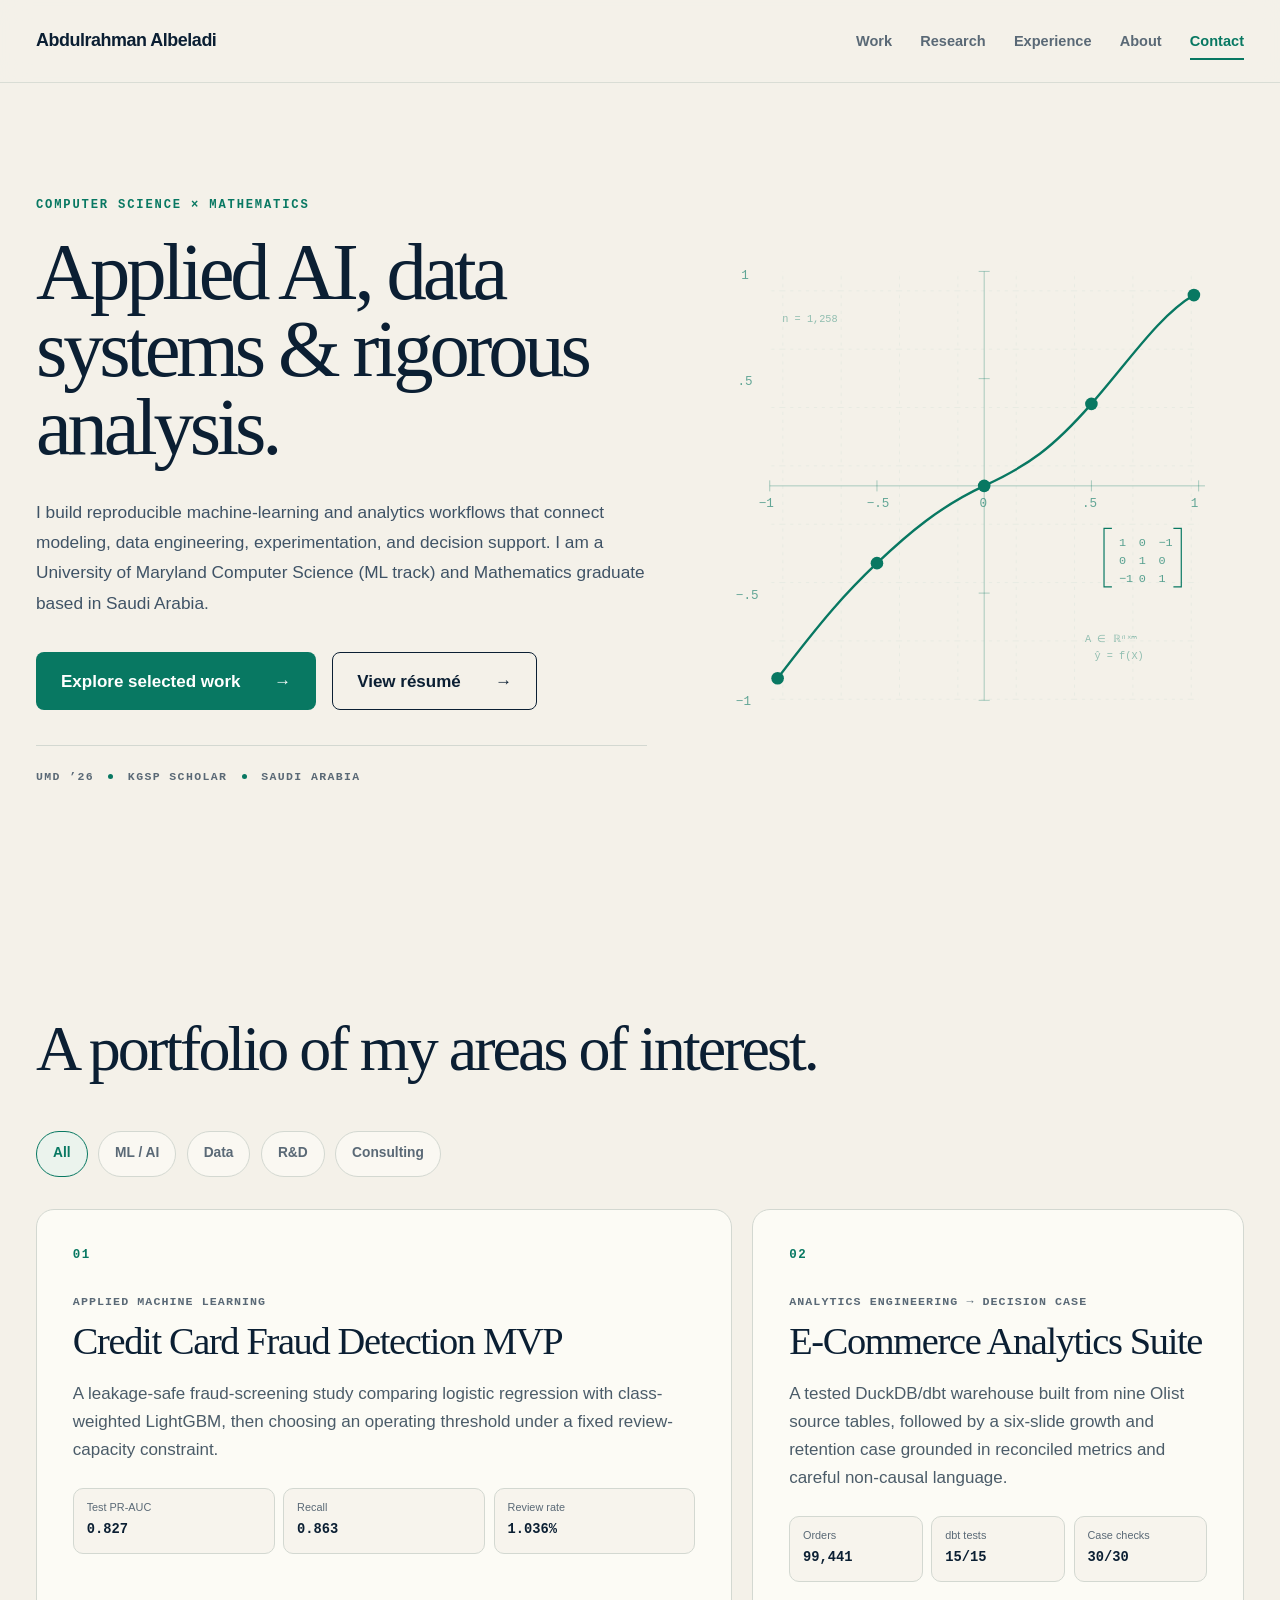
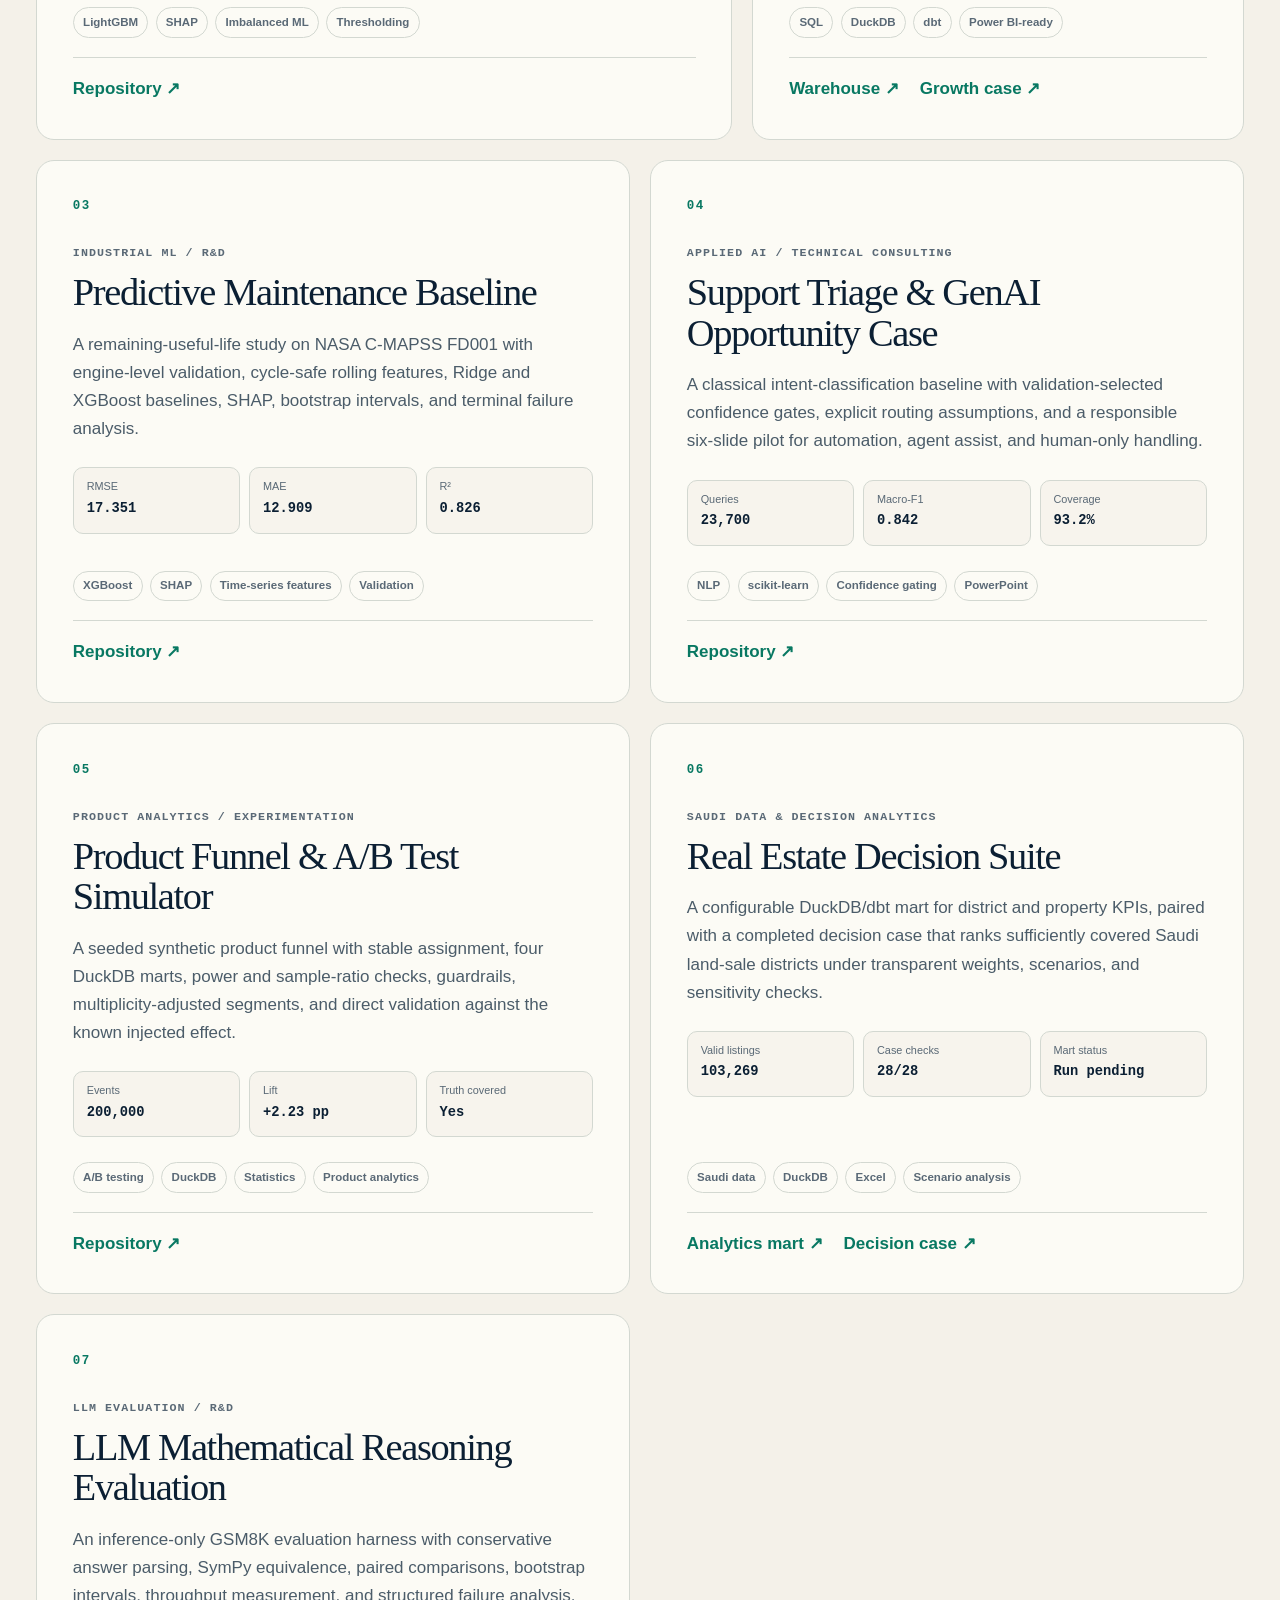
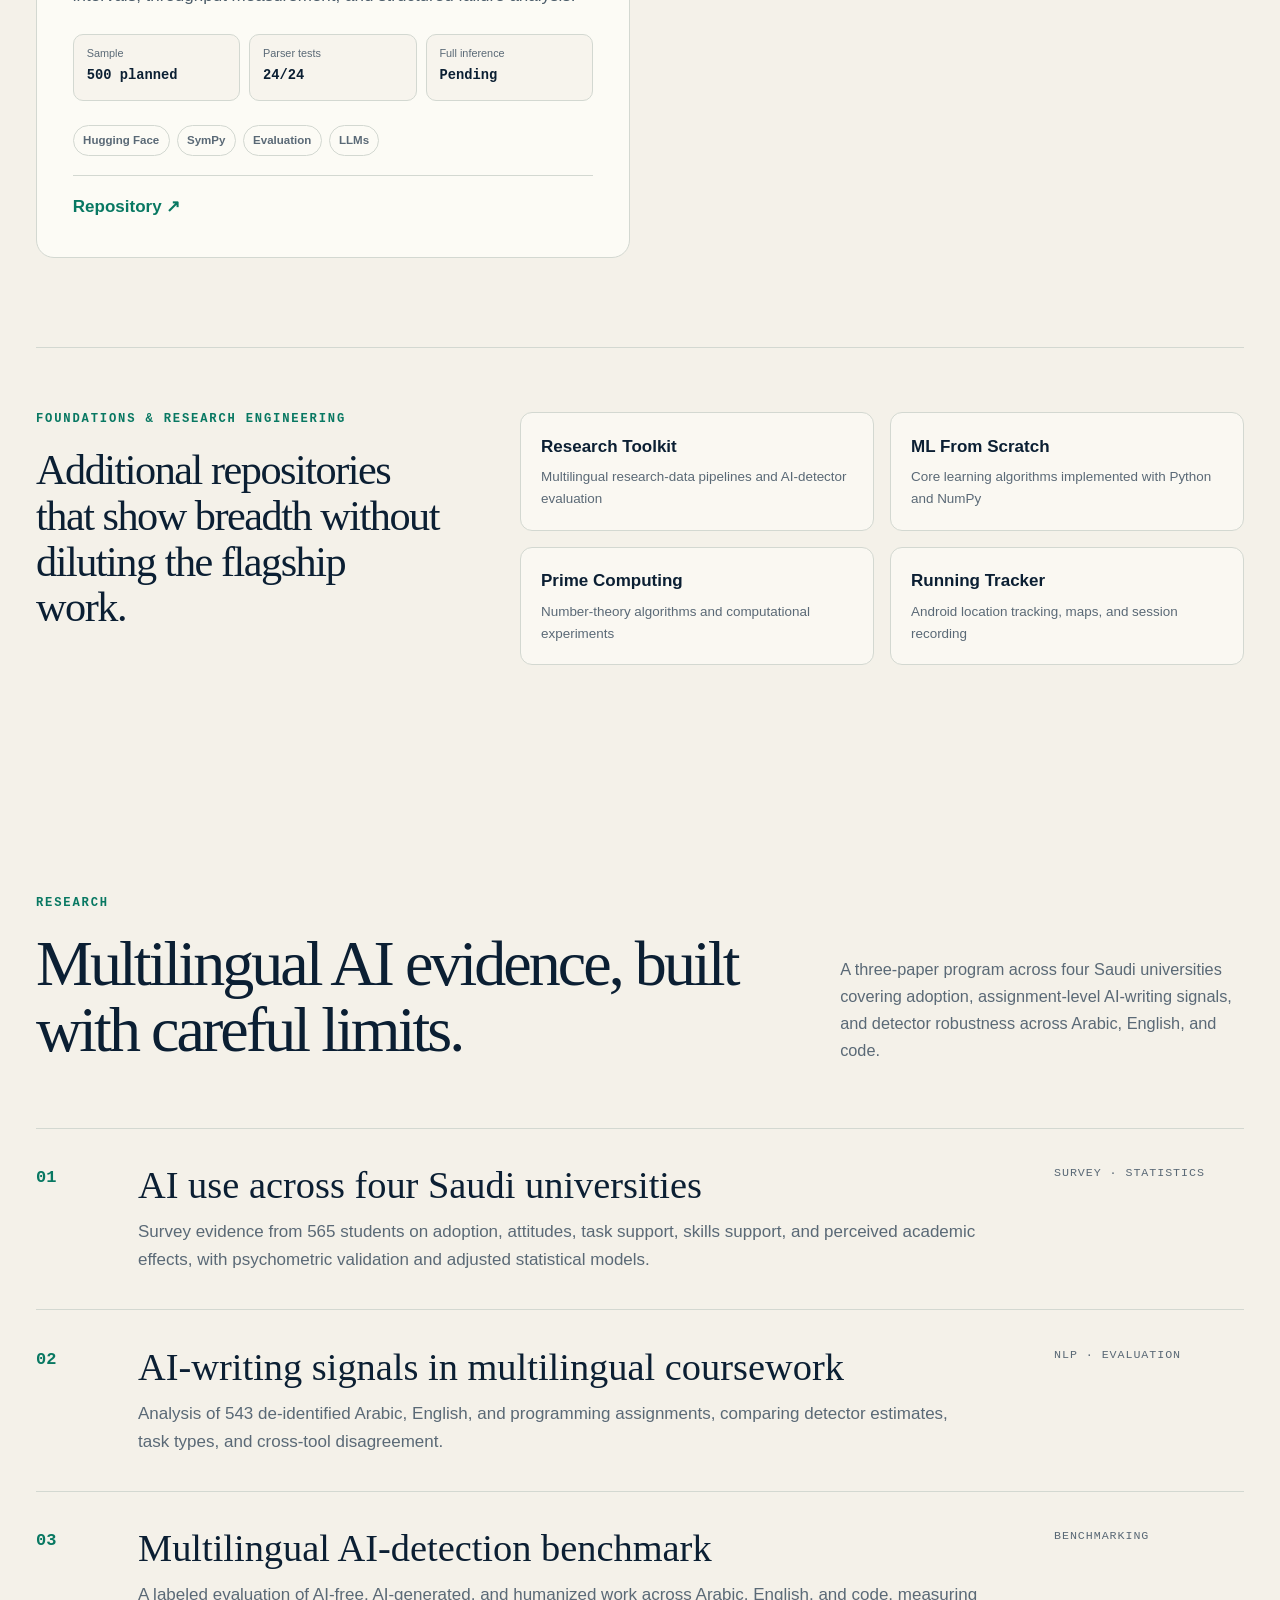
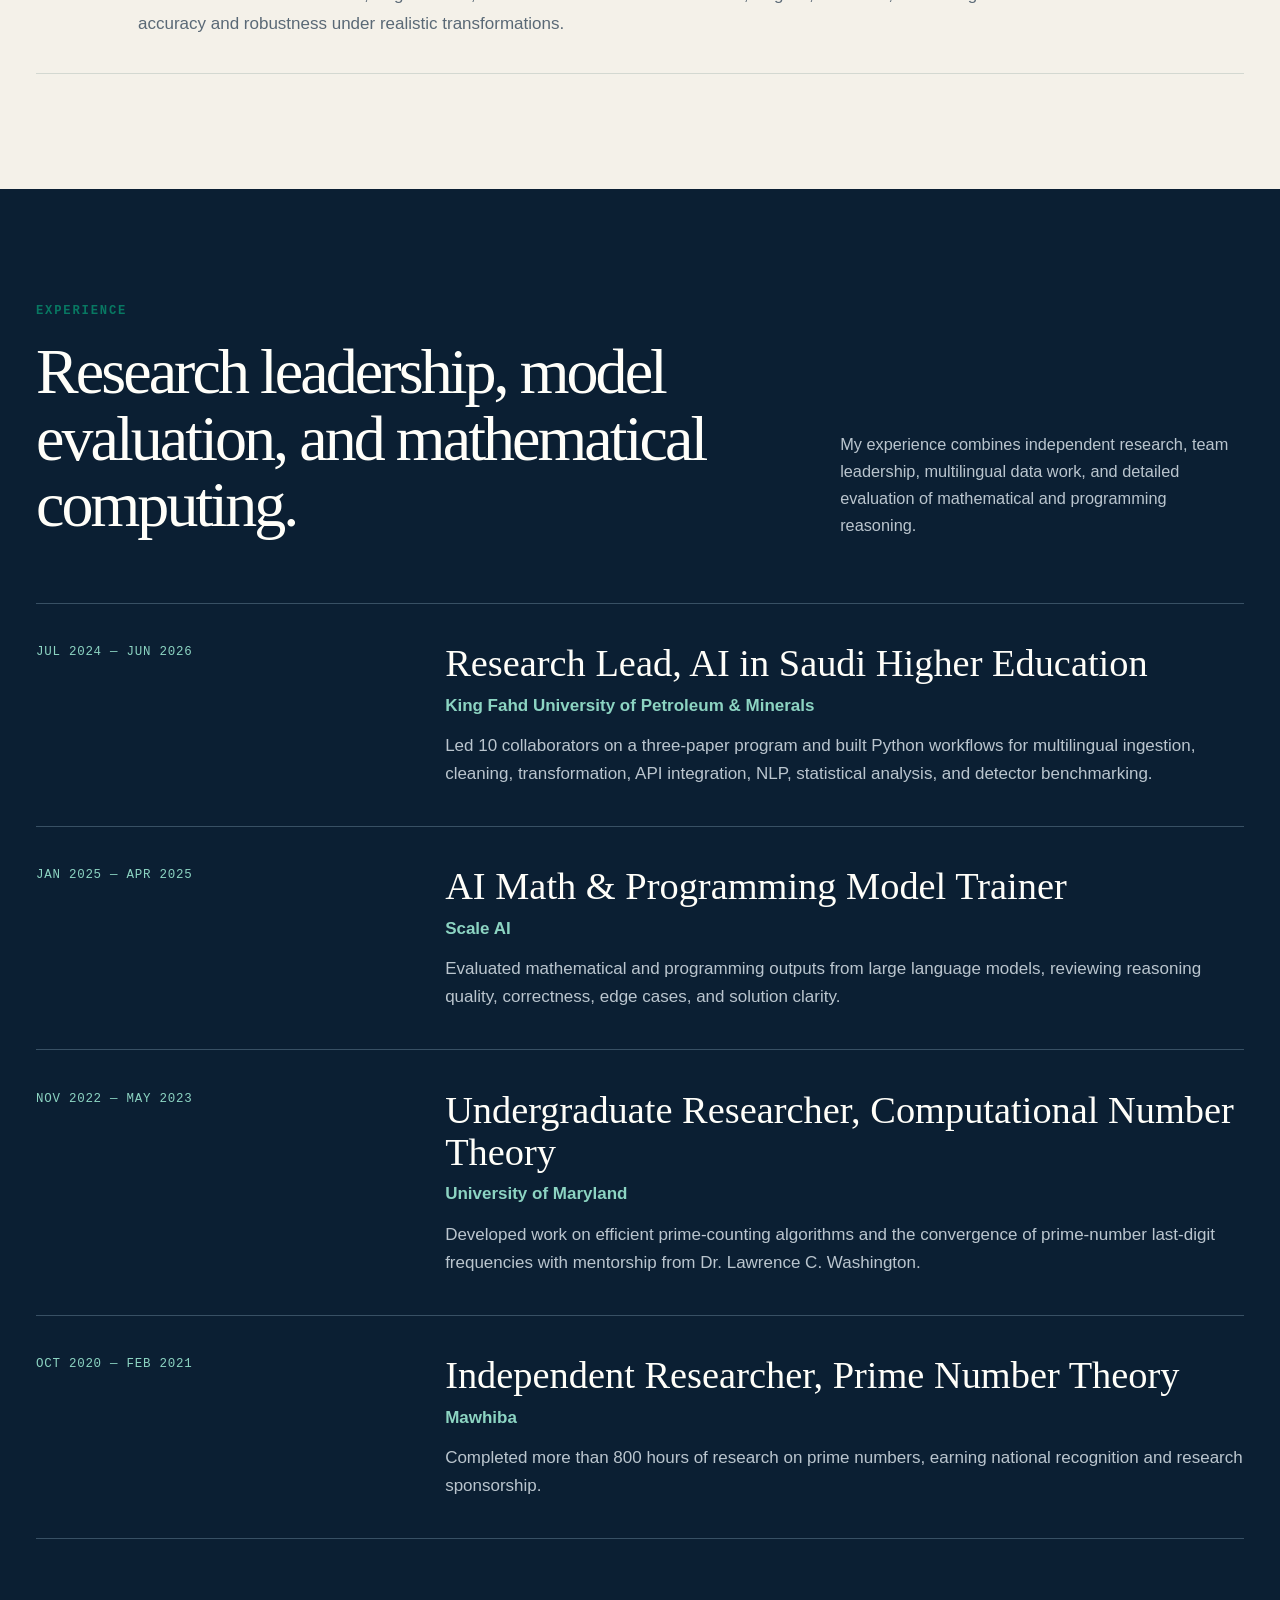
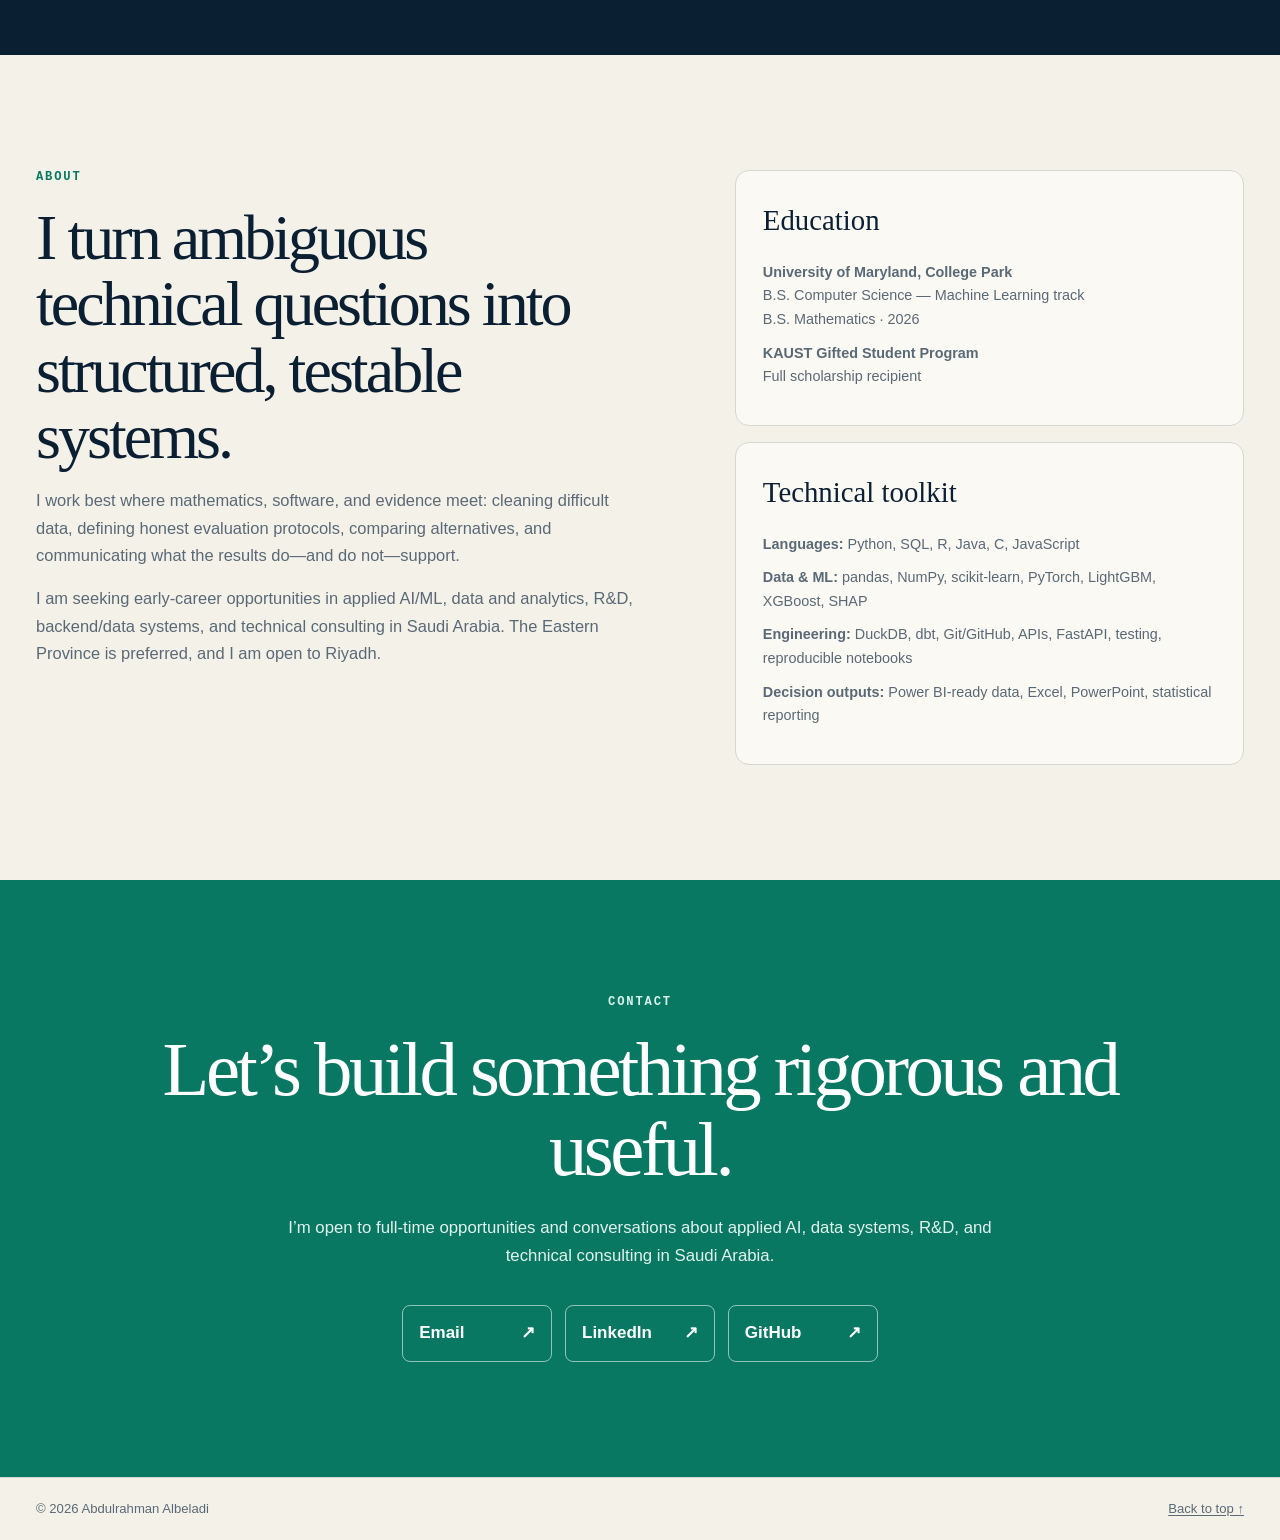
<file: index.html>
<!doctype html>
<html lang="en">
<head>
  <meta charset="utf-8">
  <meta name="viewport" content="width=device-width, initial-scale=1">
  <meta name="theme-color" content="#f4f1e9">
  <meta name="description" content="Abdulrahman Albeladi is a University of Maryland Computer Science and Mathematics graduate building applied AI, data systems, experimentation, and research workflows.">
  <meta name="author" content="Abdulrahman Albeladi">
  <meta name="robots" content="index, follow">
  <link rel="canonical" href="https://abdulrahman-albeladi.github.io/">
  <meta property="og:type" content="website">
  <meta property="og:title" content="Abdulrahman Albeladi | Applied AI, Data Systems & Research">
  <meta property="og:description" content="Reproducible machine-learning, analytics-engineering, experimentation, consulting, and research projects.">
  <meta property="og:url" content="https://abdulrahman-albeladi.github.io/">
  <meta property="og:image" content="https://abdulrahman-albeladi.github.io/assets/social-card.png">
  <meta name="twitter:card" content="summary_large_image">
  <meta name="twitter:title" content="Abdulrahman Albeladi | Applied AI, Data Systems & Research">
  <meta name="twitter:description" content="Reproducible machine-learning, analytics-engineering, experimentation, consulting, and research projects.">
  <meta name="twitter:image" content="https://abdulrahman-albeladi.github.io/assets/social-card.png">
  <link rel="icon" href="assets/favicon.svg" type="image/svg+xml">
  <link rel="stylesheet" href="styles.css">
  <script type="application/ld+json" id="person-schema">
  {
    "@context": "https://schema.org",
    "@type": "Person",
    "name": "Abdulrahman Albeladi",
    "url": "https://abdulrahman-albeladi.github.io/",
    "email": "mailto:albeladi.abdulr@gmail.com",
    "jobTitle": "Computer Science and Mathematics Graduate",
    "alumniOf": {"@type": "CollegeOrUniversity", "name": "University of Maryland, College Park"},
    "sameAs": [
      "https://github.com/Abdulrahman-Albeladi",
      "https://www.linkedin.com/in/abdulrahman-albeladi-3731bb219"
    ],
    "knowsAbout": [
      "Applied Artificial Intelligence", "Machine Learning", "Analytics Engineering",
      "Experimentation", "Statistical Modeling", "Research Engineering", "Decision Analytics"
    ]
  }
  </script>
  <title>Abdulrahman Albeladi | Applied AI, Data Systems & Research</title>
</head>
<body>
  <a class="skip-link" href="#main-content">Skip to content</a>

  <header class="site-header" id="top">
    <div class="shell header-inner">
      <a class="wordmark" href="#top" aria-label="Abdulrahman Albeladi, home">Abdulrahman Albeladi</a>
      <button class="menu-button" type="button" aria-expanded="false" aria-controls="site-nav">
        <span class="sr-only">Open navigation</span><span></span><span></span>
      </button>
      <nav id="site-nav" class="site-nav" aria-label="Primary navigation">
        <a href="#work">Work</a>
        <a href="#research">Research</a>
        <a href="#experience">Experience</a>
        <a href="#about">About</a>
        <a href="#contact">Contact</a>
      </nav>
    </div>
  </header>

  <main id="main-content">
    <section class="hero shell" aria-labelledby="hero-title">
      <div class="hero-copy">
        <p class="eyebrow">Computer Science <span aria-hidden="true">×</span> Mathematics</p>
        <h1 id="hero-title">Applied AI, data systems &amp; rigorous analysis.</h1>
        <p class="hero-lede">I build reproducible machine-learning and analytics workflows that connect modeling, data engineering, experimentation, and decision support. I am a University of Maryland Computer Science (ML track) and Mathematics graduate based in Saudi Arabia.</p>
        <div class="hero-actions" aria-label="Primary actions">
          <a class="button button-primary" href="#work">Explore selected work <span aria-hidden="true">→</span></a>
          <a class="button button-secondary" href="assets/Abdulrahman_Albeladi_Resume.pdf" target="_blank" rel="noopener">View résumé <span aria-hidden="true">→</span></a>
        </div>
        <ul class="proof-row" aria-label="Profile highlights">
          <li>UMD ’26</li><li>KGSP Scholar</li><li>Saudi Arabia</li>
        </ul>
      </div>

      <figure class="hero-visual" aria-label="An analytical curve connecting research, data, and machine learning">
        <svg viewBox="0 0 660 660" role="img" aria-labelledby="chart-title chart-desc">
          <title id="chart-title">Analytical growth curve</title>
          <desc id="chart-desc">A mathematical curve moving through four plotted points on a light coordinate grid.</desc>
          <defs>
            <pattern id="minor-grid" width="74" height="74" patternUnits="userSpaceOnUse">
              <path d="M 74 0 L 0 0 0 74" fill="none" stroke="currentColor" stroke-opacity=".14" stroke-width="1" stroke-dasharray="4 6"/>
            </pattern>
          </defs>
          <rect x="58" y="50" width="544" height="544" fill="url(#minor-grid)"/>
          <g class="axes" fill="none" stroke="currentColor" stroke-opacity=".34" stroke-width="1.2">
            <path d="M58 322H610"/><path d="M330 50V594"/>
            <path d="M58 315V329M194 315V329M466 315V329M602 315V329"/>
            <path d="M323 50H337M323 186H337M323 458H337M323 594H337"/>
          </g>
          <g class="tick-labels" fill="currentColor" fill-opacity=".62" font-size="16" font-family="ui-monospace, monospace">
            <text x="44" y="349">−1</text><text x="181" y="349">−.5</text><text x="324" y="349">0</text><text x="454" y="349">.5</text><text x="592" y="349">1</text>
            <text x="22" y="60">1</text><text x="17" y="194">.5</text><text x="15" y="465">−.5</text><text x="15" y="600">−1</text>
          </g>
          <path class="plot-line" d="M68 566 C126 490 154 458 194 420 S274 348 330 322 S417 274 466 218 S552 106 596 80" fill="none" stroke="currentColor" stroke-width="3" stroke-linecap="round"/>
          <g class="plot-points" fill="currentColor">
            <circle cx="68" cy="566" r="8"/><circle cx="194" cy="420" r="8"/><circle cx="330" cy="322" r="8"/><circle cx="466" cy="218" r="8"/><circle cx="596" cy="80" r="8"/>
          </g>
          <g class="matrix" fill="currentColor" fill-opacity=".66" font-family="ui-monospace, monospace" font-size="15">
            <path d="M492 376h-10v74h10M570 376h10v74h-10" fill="none" stroke="currentColor" stroke-width="1.5"/>
            <text x="501" y="398">1</text><text x="526" y="398">0</text><text x="551" y="398">−1</text>
            <text x="501" y="421">0</text><text x="526" y="421">1</text><text x="551" y="421">0</text>
            <text x="501" y="444">−1</text><text x="526" y="444">0</text><text x="551" y="444">1</text>
          </g>
          <g class="notation" fill="currentColor" fill-opacity=".42" font-family="ui-monospace, monospace" font-size="13">
            <text x="74" y="114">n = 1,258</text><text x="458" y="520">A ∈ ℝⁿˣᵐ</text><text x="470" y="541">ŷ = f(X)</text>
          </g>
        </svg>
      </figure>
    </section>

<section class="section shell" id="work" aria-labelledby="work-title">
      <div class="section-heading section-heading-single reveal">
        <div><h2 id="work-title">A portfolio of my areas of interest.</h2></div>
      </div>

      <div class="project-filter reveal" role="group" aria-label="Filter projects by target role">
        <button type="button" class="filter-button active" data-filter="all" aria-pressed="true">All</button>
        <button type="button" class="filter-button" data-filter="ml">ML / AI</button>
        <button type="button" class="filter-button" data-filter="data">Data</button>
        <button type="button" class="filter-button" data-filter="rd">R&amp;D</button>
        <button type="button" class="filter-button" data-filter="consulting">Consulting</button>
      </div>

      <div class="project-grid" id="project-grid">
        <article class="project-card flagship reveal" data-roles="ml data rd">
          <div class="project-top"><span class="project-number">01</span></div>
          <p class="project-type">Applied machine learning</p>
          <h3>Credit Card Fraud Detection MVP</h3>
          <p>A leakage-safe fraud-screening study comparing logistic regression with class-weighted LightGBM, then choosing an operating threshold under a fixed review-capacity constraint.</p>
          <dl class="metric-row"><div><dt>Test PR-AUC</dt><dd>0.827</dd></div><div><dt>Recall</dt><dd>0.863</dd></div><div><dt>Review rate</dt><dd>1.036%</dd></div></dl>
          <ul class="tags" aria-label="Technologies"><li>LightGBM</li><li>SHAP</li><li>Imbalanced ML</li><li>Thresholding</li></ul>
          <div class="project-links"><a class="text-link" data-project="fraudDetection" href="#">Repository <span aria-hidden="true">↗</span></a></div>
        </article>

        <article class="project-card flagship reveal" data-roles="data consulting">
          <div class="project-top"><span class="project-number">02</span></div>
          <p class="project-type">Analytics engineering → decision case</p>
          <h3>E-Commerce Analytics Suite</h3>
          <p>A tested DuckDB/dbt warehouse built from nine Olist source tables, followed by a six-slide growth and retention case grounded in reconciled metrics and careful non-causal language.</p>
          <dl class="metric-row"><div><dt>Orders</dt><dd>99,441</dd></div><div><dt>dbt tests</dt><dd>15/15</dd></div><div><dt>Case checks</dt><dd>30/30</dd></div></dl>
          <ul class="tags" aria-label="Technologies"><li>SQL</li><li>DuckDB</li><li>dbt</li><li>Power BI-ready</li></ul>
          <div class="project-links"><a class="text-link" data-project="ecommerceWarehouse" href="#">Warehouse <span aria-hidden="true">↗</span></a><a class="text-link" data-project="ecommerceGrowth" href="#">Growth case <span aria-hidden="true">↗</span></a></div>
        </article>

        <article class="project-card reveal" data-roles="ml rd data">
          <div class="project-top"><span class="project-number">03</span></div>
          <p class="project-type">Industrial ML / R&amp;D</p>
          <h3>Predictive Maintenance Baseline</h3>
          <p>A remaining-useful-life study on NASA C-MAPSS FD001 with engine-level validation, cycle-safe rolling features, Ridge and XGBoost baselines, SHAP, bootstrap intervals, and terminal failure analysis.</p>
          <dl class="metric-row"><div><dt>RMSE</dt><dd>17.351</dd></div><div><dt>MAE</dt><dd>12.909</dd></div><div><dt>R²</dt><dd>0.826</dd></div></dl>
          <ul class="tags" aria-label="Technologies"><li>XGBoost</li><li>SHAP</li><li>Time-series features</li><li>Validation</li></ul>
          <div class="project-links"><a class="text-link" data-project="predictiveMaintenance" href="#">Repository <span aria-hidden="true">↗</span></a></div>
        </article>

        <article class="project-card reveal" data-roles="ml consulting data">
          <div class="project-top"><span class="project-number">04</span></div>
          <p class="project-type">Applied AI / technical consulting</p>
          <h3>Support Triage &amp; GenAI Opportunity Case</h3>
          <p>A classical intent-classification baseline with validation-selected confidence gates, explicit routing assumptions, and a responsible six-slide pilot for automation, agent assist, and human-only handling.</p>
          <dl class="metric-row"><div><dt>Queries</dt><dd>23,700</dd></div><div><dt>Macro-F1</dt><dd>0.842</dd></div><div><dt>Coverage</dt><dd>93.2%</dd></div></dl>
          <ul class="tags" aria-label="Technologies"><li>NLP</li><li>scikit-learn</li><li>Confidence gating</li><li>PowerPoint</li></ul>
          <div class="project-links"><a class="text-link" data-project="supportTriage" href="#">Repository <span aria-hidden="true">↗</span></a></div>
        </article>

        <article class="project-card reveal" data-roles="data consulting rd">
          <div class="project-top"><span class="project-number">05</span></div>
          <p class="project-type">Product analytics / experimentation</p>
          <h3>Product Funnel &amp; A/B Test Simulator</h3>
          <p>A seeded synthetic product funnel with stable assignment, four DuckDB marts, power and sample-ratio checks, guardrails, multiplicity-adjusted segments, and direct validation against the known injected effect.</p>
          <dl class="metric-row"><div><dt>Events</dt><dd>200,000</dd></div><div><dt>Lift</dt><dd>+2.23 pp</dd></div><div><dt>Truth covered</dt><dd>Yes</dd></div></dl>
          <ul class="tags" aria-label="Technologies"><li>A/B testing</li><li>DuckDB</li><li>Statistics</li><li>Product analytics</li></ul>
          <div class="project-links"><a class="text-link" data-project="productExperiment" href="#">Repository <span aria-hidden="true">↗</span></a></div>
        </article>

        <article class="project-card reveal" data-roles="data consulting">
          <div class="project-top"><span class="project-number">06</span></div>
          <p class="project-type">Saudi data &amp; decision analytics</p>
          <h3>Real Estate Decision Suite</h3>
          <p>A configurable DuckDB/dbt mart for district and property KPIs, paired with a completed decision case that ranks sufficiently covered Saudi land-sale districts under transparent weights, scenarios, and sensitivity checks.</p>
          <dl class="metric-row"><div><dt>Valid listings</dt><dd>103,269</dd></div><div><dt>Case checks</dt><dd>28/28</dd></div><div><dt>Mart status</dt><dd>Run pending</dd></div></dl>
          <ul class="tags" aria-label="Technologies"><li>Saudi data</li><li>DuckDB</li><li>Excel</li><li>Scenario analysis</li></ul>
          <div class="project-links"><a class="text-link" data-project="realEstateMart" href="#">Analytics mart <span aria-hidden="true">↗</span></a><a class="text-link" data-project="realEstateInvestment" href="#">Decision case <span aria-hidden="true">↗</span></a></div>
        </article>

        <article class="project-card reveal" data-roles="ml rd">
          <div class="project-top"><span class="project-number">07</span></div>
          <p class="project-type">LLM evaluation / R&amp;D</p>
          <h3>LLM Mathematical Reasoning Evaluation</h3>
          <p>An inference-only GSM8K evaluation harness with conservative answer parsing, SymPy equivalence, paired comparisons, bootstrap intervals, throughput measurement, and structured failure analysis.</p>
          <dl class="metric-row"><div><dt>Sample</dt><dd>500 planned</dd></div><div><dt>Parser tests</dt><dd>24/24</dd></div><div><dt>Full inference</dt><dd>Pending</dd></div></dl>
          <ul class="tags" aria-label="Technologies"><li>Hugging Face</li><li>SymPy</li><li>Evaluation</li><li>LLMs</li></ul>
          <div class="project-links"><a class="text-link" data-project="llmMathEvaluation" href="#">Repository <span aria-hidden="true">↗</span></a></div>
        </article>
      </div>
      <p class="filter-empty" id="filter-empty" hidden>No projects match this filter.</p>

      <div class="supporting-work reveal">
        <div><p class="kicker">Foundations &amp; research engineering</p><h3>Additional repositories that show breadth without diluting the flagship work.</h3></div>
        <div class="supporting-links">
          <a data-project="researchToolkit" href="#"><strong>Research Toolkit</strong><span>Multilingual research-data pipelines and AI-detector evaluation</span></a>
          <a data-project="mlFromScratch" href="#"><strong>ML From Scratch</strong><span>Core learning algorithms implemented with Python and NumPy</span></a>
          <a data-project="primeComputing" href="#"><strong>Prime Computing</strong><span>Number-theory algorithms and computational experiments</span></a>
          <a data-project="runningTracker" href="#"><strong>Running Tracker</strong><span>Android location tracking, maps, and session recording</span></a>
        </div>
      </div>
    </section>

<section class="section shell" id="research" aria-labelledby="research-title">
      <div class="section-heading reveal">
        <div><p class="kicker">Research</p><h2 id="research-title">Multilingual AI evidence, built with careful limits.</h2></div>
        <p>A three-paper program across four Saudi universities covering adoption, assignment-level AI-writing signals, and detector robustness across Arabic, English, and code.</p>
      </div>
      <div class="research-list">
        <article class="research-row reveal"><span class="research-index">01</span><div><h3>AI use across four Saudi universities</h3><p>Survey evidence from 565 students on adoption, attitudes, task support, skills support, and perceived academic effects, with psychometric validation and adjusted statistical models.</p></div><span class="research-meta">Survey · Statistics</span></article>
        <article class="research-row reveal"><span class="research-index">02</span><div><h3>AI-writing signals in multilingual coursework</h3><p>Analysis of 543 de-identified Arabic, English, and programming assignments, comparing detector estimates, task types, and cross-tool disagreement.</p></div><span class="research-meta">NLP · Evaluation</span></article>
        <article class="research-row reveal"><span class="research-index">03</span><div><h3>Multilingual AI-detection benchmark</h3><p>A labeled evaluation of AI-free, AI-generated, and humanized work across Arabic, English, and code, measuring accuracy and robustness under realistic transformations.</p></div><span class="research-meta">Benchmarking</span></article>
      </div>
    </section>

    <section class="section section-dark" id="experience" aria-labelledby="experience-title">
      <div class="shell">
        <div class="section-heading reveal">
          <div><p class="kicker">Experience</p><h2 id="experience-title">Research leadership, model evaluation, and mathematical computing.</h2></div>
          <p>My experience combines independent research, team leadership, multilingual data work, and detailed evaluation of mathematical and programming reasoning.</p>
        </div>
        <div class="timeline">
          <article class="timeline-item reveal"><div class="timeline-date">Jul 2024 — Jun 2026</div><div><h3>Research Lead, AI in Saudi Higher Education</h3><p class="timeline-org">King Fahd University of Petroleum &amp; Minerals</p><p>Led 10 collaborators on a three-paper program and built Python workflows for multilingual ingestion, cleaning, transformation, API integration, NLP, statistical analysis, and detector benchmarking.</p></div></article>
          <article class="timeline-item reveal"><div class="timeline-date">Jan 2025 — Apr 2025</div><div><h3>AI Math &amp; Programming Model Trainer</h3><p class="timeline-org">Scale AI</p><p>Evaluated mathematical and programming outputs from large language models, reviewing reasoning quality, correctness, edge cases, and solution clarity.</p></div></article>
          <article class="timeline-item reveal"><div class="timeline-date">Nov 2022 — May 2023</div><div><h3>Undergraduate Researcher, Computational Number Theory</h3><p class="timeline-org">University of Maryland</p><p>Developed work on efficient prime-counting algorithms and the convergence of prime-number last-digit frequencies with mentorship from Dr. Lawrence C. Washington.</p></div></article>
          <article class="timeline-item reveal"><div class="timeline-date">Oct 2020 — Feb 2021</div><div><h3>Independent Researcher, Prime Number Theory</h3><p class="timeline-org">Mawhiba</p><p>Completed more than 800 hours of research on prime numbers, earning national recognition and research sponsorship.</p></div></article>
        </div>
      </div>
    </section>

    <section class="section shell" id="about" aria-labelledby="about-title">
      <div class="about-grid">
        <div class="about-copy reveal"><p class="kicker">About</p><h2 id="about-title">I turn ambiguous technical questions into structured, testable systems.</h2><p>I work best where mathematics, software, and evidence meet: cleaning difficult data, defining honest evaluation protocols, comparing alternatives, and communicating what the results do—and do not—support.</p><p>I am seeking early-career opportunities in applied AI/ML, data and analytics, R&amp;D, backend/data systems, and technical consulting in Saudi Arabia. The Eastern Province is preferred, and I am open to Riyadh.</p></div>
        <div class="about-panels reveal">
          <section><h3>Education</h3><p><strong>University of Maryland, College Park</strong><br>B.S. Computer Science — Machine Learning track<br>B.S. Mathematics · 2026</p><p><strong>KAUST Gifted Student Program</strong><br>Full scholarship recipient</p></section>
          <section><h3>Technical toolkit</h3><p><strong>Languages:</strong> Python, SQL, R, Java, C, JavaScript</p><p><strong>Data &amp; ML:</strong> pandas, NumPy, scikit-learn, PyTorch, LightGBM, XGBoost, SHAP</p><p><strong>Engineering:</strong> DuckDB, dbt, Git/GitHub, APIs, FastAPI, testing, reproducible notebooks</p><p><strong>Decision outputs:</strong> Power BI-ready data, Excel, PowerPoint, statistical reporting</p></section>
        </div>
      </div>
    </section>

    <section class="contact-section" id="contact" aria-labelledby="contact-title">
      <div class="shell contact-inner reveal">
        <p class="kicker">Contact</p>
        <h2 id="contact-title">Let’s build something rigorous and useful.</h2>
        <p>I’m open to full-time opportunities and conversations about applied AI, data systems, R&amp;D, and technical consulting in Saudi Arabia.</p>
        <div class="contact-links"><a data-profile="email" href="mailto:albeladi.abdulr@gmail.com">Email <span aria-hidden="true">↗</span></a><a data-profile="linkedin" href="#">LinkedIn <span aria-hidden="true">↗</span></a><a data-profile="github" href="#">GitHub <span aria-hidden="true">↗</span></a></div>
      </div>
    </section>
  </main>

  <footer class="site-footer"><div class="shell"><span>© <span id="current-year">2026</span> Abdulrahman Albeladi</span><a href="#top">Back to top ↑</a></div></footer>
  <script src="site-data.js"></script><script src="script.js"></script>
</body>
</html>
</file>
<file: styles.css>
:root {
  --paper: #f4f1e9;
  --paper-deep: #e9e5db;
  --ink: #0b1f33;
  --muted: #5a6976;
  --emerald: #087862;
  --emerald-dark: #055a49;
  --blue: #315b7d;
  --amber: #a96716;
  --line: #d3d8d1;
  --white: #fffef9;
  --serif: "Iowan Old Style", "Palatino Linotype", Palatino, Georgia, serif;
  --sans: Inter, ui-sans-serif, -apple-system, BlinkMacSystemFont, "Segoe UI", sans-serif;
  --mono: "SFMono-Regular", Consolas, "Liberation Mono", monospace;
  --shell: min(1320px, calc(100vw - 72px));
  --section-space: clamp(5.5rem, 9vw, 9rem);
}
* { box-sizing: border-box; }
html { scroll-behavior: smooth; scroll-padding-top: 92px; }
body { margin: 0; background: var(--paper); color: var(--ink); font-family: var(--sans); font-size: 17px; line-height: 1.65; text-rendering: optimizeLegibility; -webkit-font-smoothing: antialiased; }
body.nav-open { overflow: hidden; }
a { color: inherit; text-decoration-thickness: .08em; text-underline-offset: .18em; }
button, a { -webkit-tap-highlight-color: transparent; }
img, svg { display: block; max-width: 100%; }
::selection { background: #b9e4d8; color: var(--ink); }
.shell { width: var(--shell); margin-inline: auto; }
.sr-only { position: absolute; width: 1px; height: 1px; padding: 0; margin: -1px; overflow: hidden; clip: rect(0, 0, 0, 0); white-space: nowrap; border: 0; }
.skip-link { position: fixed; z-index: 100; top: 12px; left: 12px; padding: 10px 16px; background: var(--ink); color: white; transform: translateY(-150%); }
.skip-link:focus { transform: translateY(0); }
.site-header { position: sticky; z-index: 50; top: 0; background: color-mix(in srgb, var(--paper) 92%, transparent); border-bottom: 1px solid color-mix(in srgb, var(--line) 82%, transparent); backdrop-filter: blur(14px); }
.header-inner { min-height: 82px; display: flex; align-items: center; justify-content: space-between; gap: 24px; }
.wordmark { font-weight: 760; font-size: 1.12rem; text-decoration: none; letter-spacing: -.025em; }
.site-nav { display: flex; align-items: center; gap: clamp(1.15rem, 2.2vw, 2.5rem); }
.site-nav a { position: relative; color: var(--muted); text-decoration: none; font-weight: 650; font-size: .91rem; transition: color 180ms ease; }
.site-nav a::after { content: ""; position: absolute; left: 0; right: 100%; bottom: -.45rem; height: 2px; background: var(--emerald); transition: right 180ms ease; }
.site-nav a:hover, .site-nav a:focus-visible, .site-nav a.active { color: var(--emerald); }
.site-nav a:hover::after, .site-nav a:focus-visible::after, .site-nav a.active::after { right: 0; }
.menu-button { display: none; border: 0; background: transparent; padding: 10px; }
.menu-button span:not(.sr-only) { display: block; width: 25px; height: 2px; margin: 6px 0; background: var(--ink); transition: 180ms ease; }
.hero { min-height: calc(100svh - 82px); display: grid; grid-template-columns: minmax(0, 1.08fr) minmax(420px, .92fr); align-items: center; gap: clamp(2.5rem, 6vw, 6.5rem); padding-block: clamp(4rem, 7vw, 7rem); }
.hero-copy { position: relative; z-index: 1; }
.eyebrow, .kicker { margin: 0 0 1.2rem; color: var(--emerald); font-family: var(--mono); font-weight: 750; font-size: .76rem; line-height: 1.3; letter-spacing: .15em; text-transform: uppercase; }
.hero h1 { max-width: 880px; margin: 0; font-family: var(--serif); font-size: clamp(3.6rem, 6.3vw, 6.8rem); font-weight: 500; line-height: .96; letter-spacing: -.052em; }
.hero-lede { max-width: 750px; margin: 2rem 0 0; color: #3f5366; font-size: clamp(1.03rem, 1.35vw, 1.28rem); line-height: 1.75; }
.hero-actions { display: flex; flex-wrap: wrap; gap: 1rem; margin-top: 2.15rem; }
.button { min-height: 58px; display: inline-flex; align-items: center; justify-content: space-between; gap: 2.1rem; padding: .85rem 1.5rem; border: 1px solid transparent; border-radius: 8px; font-weight: 730; line-height: 1; text-decoration: none; transition: color 180ms ease, background 180ms ease, border 180ms ease, transform 180ms ease; }
.button span { transition: transform 180ms ease; }
.button:hover span, .button:focus-visible span { transform: translateX(4px); }
.button-primary { min-width: 250px; background: var(--emerald); color: white; }
.button-primary:hover, .button-primary:focus-visible { background: var(--emerald-dark); transform: translateY(-2px); }
.button-secondary { min-width: 205px; border-color: var(--ink); background: transparent; }
.button-secondary:hover, .button-secondary:focus-visible { color: var(--emerald); border-color: var(--emerald); transform: translateY(-2px); }
.proof-row { display: flex; flex-wrap: wrap; gap: 0; margin: 2.2rem 0 0; padding: 1.3rem 0 0; border-top: 1px solid var(--line); list-style: none; color: var(--muted); font-family: var(--mono); font-size: .72rem; font-weight: 750; letter-spacing: .12em; text-transform: uppercase; }
.proof-row li { display: flex; align-items: center; }
.proof-row li:not(:last-child)::after { content: ""; width: 5px; height: 5px; margin-inline: .9rem; border-radius: 50%; background: var(--emerald); }
.hero-visual { margin: 0; color: var(--emerald); }
.hero-visual svg { overflow: visible; }
.section { padding-block: var(--section-space); }
main section[id] { scroll-margin-top: 5.5rem; }
.section-tint { background: var(--paper-deep); border-block: 1px solid var(--line); }
.section-dark { background: var(--ink); color: var(--white); }
.section-heading { display: grid; grid-template-columns: minmax(0, 1.15fr) minmax(300px, .65fr); gap: clamp(2rem, 7vw, 7rem); align-items: end; margin-bottom: clamp(2.7rem, 5vw, 4.7rem); }
.section-heading-single { grid-template-columns: 1fr; max-width: 980px; }
.section-heading h2, .about-copy h2, .contact-inner h2 { margin: 0; font-family: var(--serif); font-size: clamp(2.8rem, 5vw, 5.1rem); font-weight: 500; line-height: 1.04; letter-spacing: -.046em; }
.section-heading > p { margin: 0; color: var(--muted); font-size: 1.02rem; }
.section-dark .section-heading > p { color: #bac5ce; }
.project-filter { display: flex; flex-wrap: wrap; gap: .65rem; margin: -1rem 0 2rem; }
.filter-button { appearance: none; border: 1px solid var(--line); border-radius: 999px; padding: .66rem 1rem; background: color-mix(in srgb, var(--white) 60%, transparent); color: var(--muted); font: inherit; font-size: .86rem; font-weight: 720; cursor: pointer; transition: 160ms ease; }
.filter-button:hover, .filter-button:focus-visible, .filter-button.active { border-color: var(--emerald); color: var(--emerald); background: color-mix(in srgb, var(--emerald) 8%, var(--white)); }
.project-grid { display: grid; grid-template-columns: repeat(12, 1fr); gap: 1.25rem; }
.project-card { grid-column: span 6; min-height: 465px; display: flex; flex-direction: column; padding: clamp(1.5rem, 2.8vw, 2.4rem); border: 1px solid var(--line); border-radius: 18px; background: color-mix(in srgb, var(--white) 78%, transparent); transition: transform 180ms ease, border-color 180ms ease, box-shadow 180ms ease, opacity 180ms ease; }
.project-card.flagship:first-child { grid-column: span 7; }
.project-card.flagship:nth-child(2) { grid-column: span 5; }
.project-card:hover { transform: translateY(-4px); border-color: color-mix(in srgb, var(--emerald) 58%, var(--line)); box-shadow: 0 20px 55px rgba(11, 31, 51, .08); }
.project-card[hidden] { display: none; }
.project-top { display: flex; align-items: center; justify-content: space-between; gap: 1rem; }
.project-number { color: var(--emerald); font-family: var(--mono); font-weight: 800; font-size: .78rem; letter-spacing: .12em; }
.project-type { margin: 1.7rem 0 .55rem; color: var(--muted); font-family: var(--mono); font-size: .73rem; font-weight: 730; letter-spacing: .09em; text-transform: uppercase; }
.project-card h3 { margin: 0; font-family: var(--serif); font-size: clamp(2rem, 3vw, 3.1rem); font-weight: 500; line-height: 1.05; letter-spacing: -.035em; }
.project-card > p:not(.project-type) { margin: 1.15rem 0 0; color: #4b5c69; }
.metric-row { display: grid; grid-template-columns: repeat(3, 1fr); gap: .55rem; margin: 1.5rem 0 0; }
.metric-row div { min-width: 0; padding: .75rem .8rem; border: 1px solid var(--line); border-radius: 10px; background: color-mix(in srgb, var(--paper) 64%, transparent); }
.metric-row dt { color: var(--muted); font-size: .68rem; line-height: 1.25; }
.metric-row dd { margin: .25rem 0 0; font-family: var(--mono); font-size: .86rem; font-weight: 800; }
.tags { display: flex; flex-wrap: wrap; gap: .45rem; margin: auto 0 0; padding: 1.55rem 0 0; list-style: none; }
.tags li { padding: .3rem .58rem; border: 1px solid var(--line); border-radius: 999px; color: var(--muted); font-size: .72rem; font-weight: 650; }
.project-links { display: flex; flex-wrap: wrap; gap: 1.3rem; margin-top: 1.2rem; padding-top: 1.05rem; border-top: 1px solid var(--line); }
.text-link { color: var(--emerald); font-weight: 760; text-decoration: none; }
.text-link span { display: inline-block; transition: transform 160ms ease; }
.text-link:hover span, .text-link:focus-visible span { transform: translate(3px, -2px); }
.filter-empty { margin: 2rem 0 0; color: var(--muted); }
.supporting-work { display: grid; grid-template-columns: minmax(260px, .72fr) minmax(0, 1.28fr); gap: clamp(2rem, 6vw, 6rem); margin-top: clamp(4rem, 7vw, 7rem); padding-top: clamp(3rem, 5vw, 5rem); border-top: 1px solid var(--line); }
.supporting-work h3 { margin: 0; font-family: var(--serif); font-size: clamp(2rem, 3.3vw, 3.3rem); font-weight: 500; line-height: 1.08; letter-spacing: -.035em; }
.supporting-links { display: grid; grid-template-columns: 1fr 1fr; gap: 1rem; }
.supporting-links a { display: flex; flex-direction: column; gap: .35rem; padding: 1.2rem 1.25rem; border: 1px solid var(--line); border-radius: 12px; background: color-mix(in srgb, var(--white) 62%, transparent); text-decoration: none; transition: 160ms ease; }
.supporting-links a:hover, .supporting-links a:focus-visible { border-color: var(--emerald); transform: translateY(-2px); }
.supporting-links span { color: var(--muted); font-size: .84rem; }
.research-list { border-top: 1px solid var(--line); }
.research-row { display: grid; grid-template-columns: 70px minmax(0, 1fr) 190px; gap: 2rem; align-items: start; padding: 2.2rem 0; border-bottom: 1px solid var(--line); }
.research-index { color: var(--emerald); font-family: var(--mono); font-weight: 800; }
.research-row h3 { margin: 0; font-family: var(--serif); font-size: clamp(1.8rem, 3vw, 2.8rem); font-weight: 500; line-height: 1.1; }
.research-row p { max-width: 840px; margin: .75rem 0 0; color: var(--muted); }
.research-meta { color: var(--muted); font-family: var(--mono); font-size: .73rem; letter-spacing: .08em; text-transform: uppercase; }
.timeline { border-top: 1px solid #385064; }
.timeline-item { display: grid; grid-template-columns: minmax(190px, .4fr) minmax(0, 1fr); gap: clamp(2rem, 7vw, 7rem); padding: 2.4rem 0; border-bottom: 1px solid #385064; }
.timeline-date { color: #8cd4c2; font-family: var(--mono); font-size: .78rem; letter-spacing: .06em; text-transform: uppercase; }
.timeline-item h3 { margin: 0; font-family: var(--serif); font-size: clamp(1.8rem, 3vw, 2.8rem); font-weight: 500; line-height: 1.1; }
.timeline-org { margin: .45rem 0 .75rem !important; color: #8cd4c2 !important; font-weight: 700; }
.timeline-item p { max-width: 850px; margin: 0; color: #bac5ce; }
.about-grid { display: grid; grid-template-columns: minmax(0, 1.08fr) minmax(340px, .92fr); gap: clamp(3rem, 8vw, 8rem); }
.about-copy p:not(.kicker) { max-width: 800px; color: var(--muted); font-size: 1.03rem; }
.about-panels { display: grid; gap: 1rem; }
.about-panels section { padding: 1.65rem; border: 1px solid var(--line); border-radius: 14px; background: color-mix(in srgb, var(--white) 66%, transparent); }
.about-panels h3 { margin: 0 0 1rem; font-family: var(--serif); font-size: 1.8rem; font-weight: 500; }
.about-panels p { margin: .6rem 0; color: var(--muted); font-size: .9rem; }
.contact-section { padding-block: var(--section-space); background: var(--emerald); color: white; }
.contact-inner { max-width: 1020px; text-align: center; }
.contact-inner .kicker { color: #d7f3eb; }
.contact-inner h2 { font-size: clamp(3rem, 6vw, 6rem); }
.contact-inner > p:not(.kicker) { max-width: 760px; margin: 1.5rem auto 0; color: #e2f3ee; font-size: 1.05rem; }
.contact-links { display: flex; justify-content: center; flex-wrap: wrap; gap: .8rem; margin-top: 2.2rem; }
.contact-links a { min-width: 150px; display: inline-flex; align-items: center; justify-content: space-between; padding: .85rem 1rem; border: 1px solid rgba(255,255,255,.55); border-radius: 8px; text-decoration: none; font-weight: 720; }
.contact-links a:hover, .contact-links a:focus-visible { background: white; color: var(--emerald); }
.site-footer { padding: 1.25rem 0; border-top: 1px solid var(--line); }
.site-footer .shell { display: flex; justify-content: space-between; gap: 1rem; color: var(--muted); font-size: .82rem; }
.reveal { opacity: 0; transform: translateY(20px); transition: opacity 620ms ease, transform 620ms ease; }
.reveal.visible { opacity: 1; transform: none; }
@media (prefers-reduced-motion: reduce) { html { scroll-behavior: auto; } *, *::before, *::after { animation-duration: .01ms !important; animation-iteration-count: 1 !important; transition-duration: .01ms !important; } .reveal { opacity: 1; transform: none; } }
@media (max-width: 1080px) {
  :root { --shell: min(100% - 44px, 960px); }
  .hero { grid-template-columns: 1fr; min-height: auto; }
  .hero-copy { max-width: 920px; }
  .hero-visual { max-width: 680px; margin-inline: auto; }
  .project-card, .project-card.flagship:first-child, .project-card.flagship:nth-child(2) { grid-column: span 6; }
  .section-heading, .about-grid, .supporting-work { grid-template-columns: 1fr; }
}
@media (max-width: 760px) {
  :root { --shell: calc(100vw - 28px); --section-space: 4.6rem; }
  body { font-size: 16px; }
  .header-inner { min-height: 70px; }
  .menu-button { display: block; }
  .site-nav { position: fixed; inset: 70px 0 auto; display: none; flex-direction: column; align-items: flex-start; gap: 0; padding: 1rem 14px 1.4rem; background: var(--paper); border-bottom: 1px solid var(--line); }
  .site-nav.open { display: flex; }
  .site-nav a { width: 100%; padding: .85rem .2rem; border-bottom: 1px solid var(--line); font-size: 1rem; }
  .hero { padding-block: 3.4rem 4.2rem; }
  .hero h1 { font-size: clamp(3.25rem, 15vw, 5rem); }
  .hero-visual { margin-top: 1rem; }
  .proof-row { line-height: 2.2; }
  .section-heading { gap: 1.4rem; }
  .project-card, .project-card.flagship:first-child, .project-card.flagship:nth-child(2) { grid-column: 1 / -1; min-height: 0; }
  .metric-row { grid-template-columns: 1fr; }
  .supporting-links { grid-template-columns: 1fr; }
  .research-row { grid-template-columns: 42px 1fr; gap: 1rem; }
  .research-meta { grid-column: 2; }
  .timeline-item { grid-template-columns: 1fr; gap: .8rem; }
  .site-footer .shell { flex-direction: column; }
}
</file>
